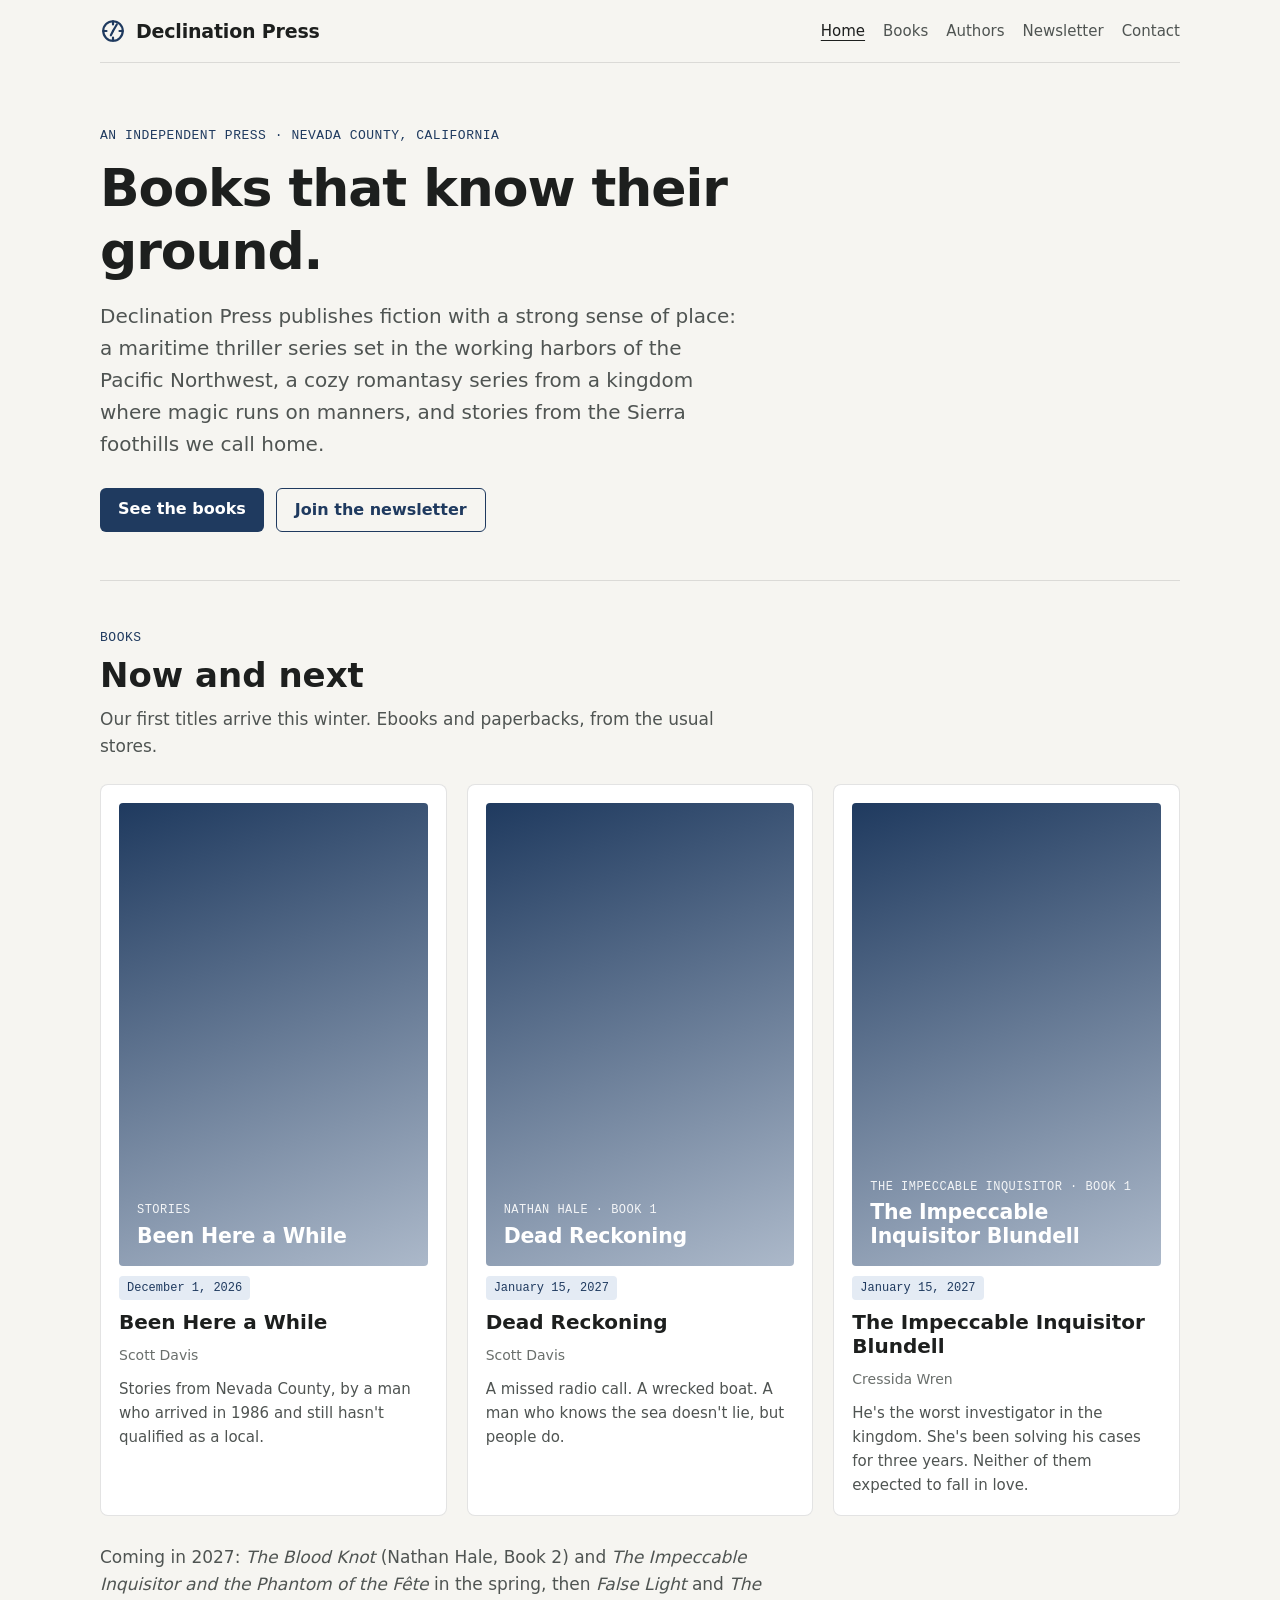
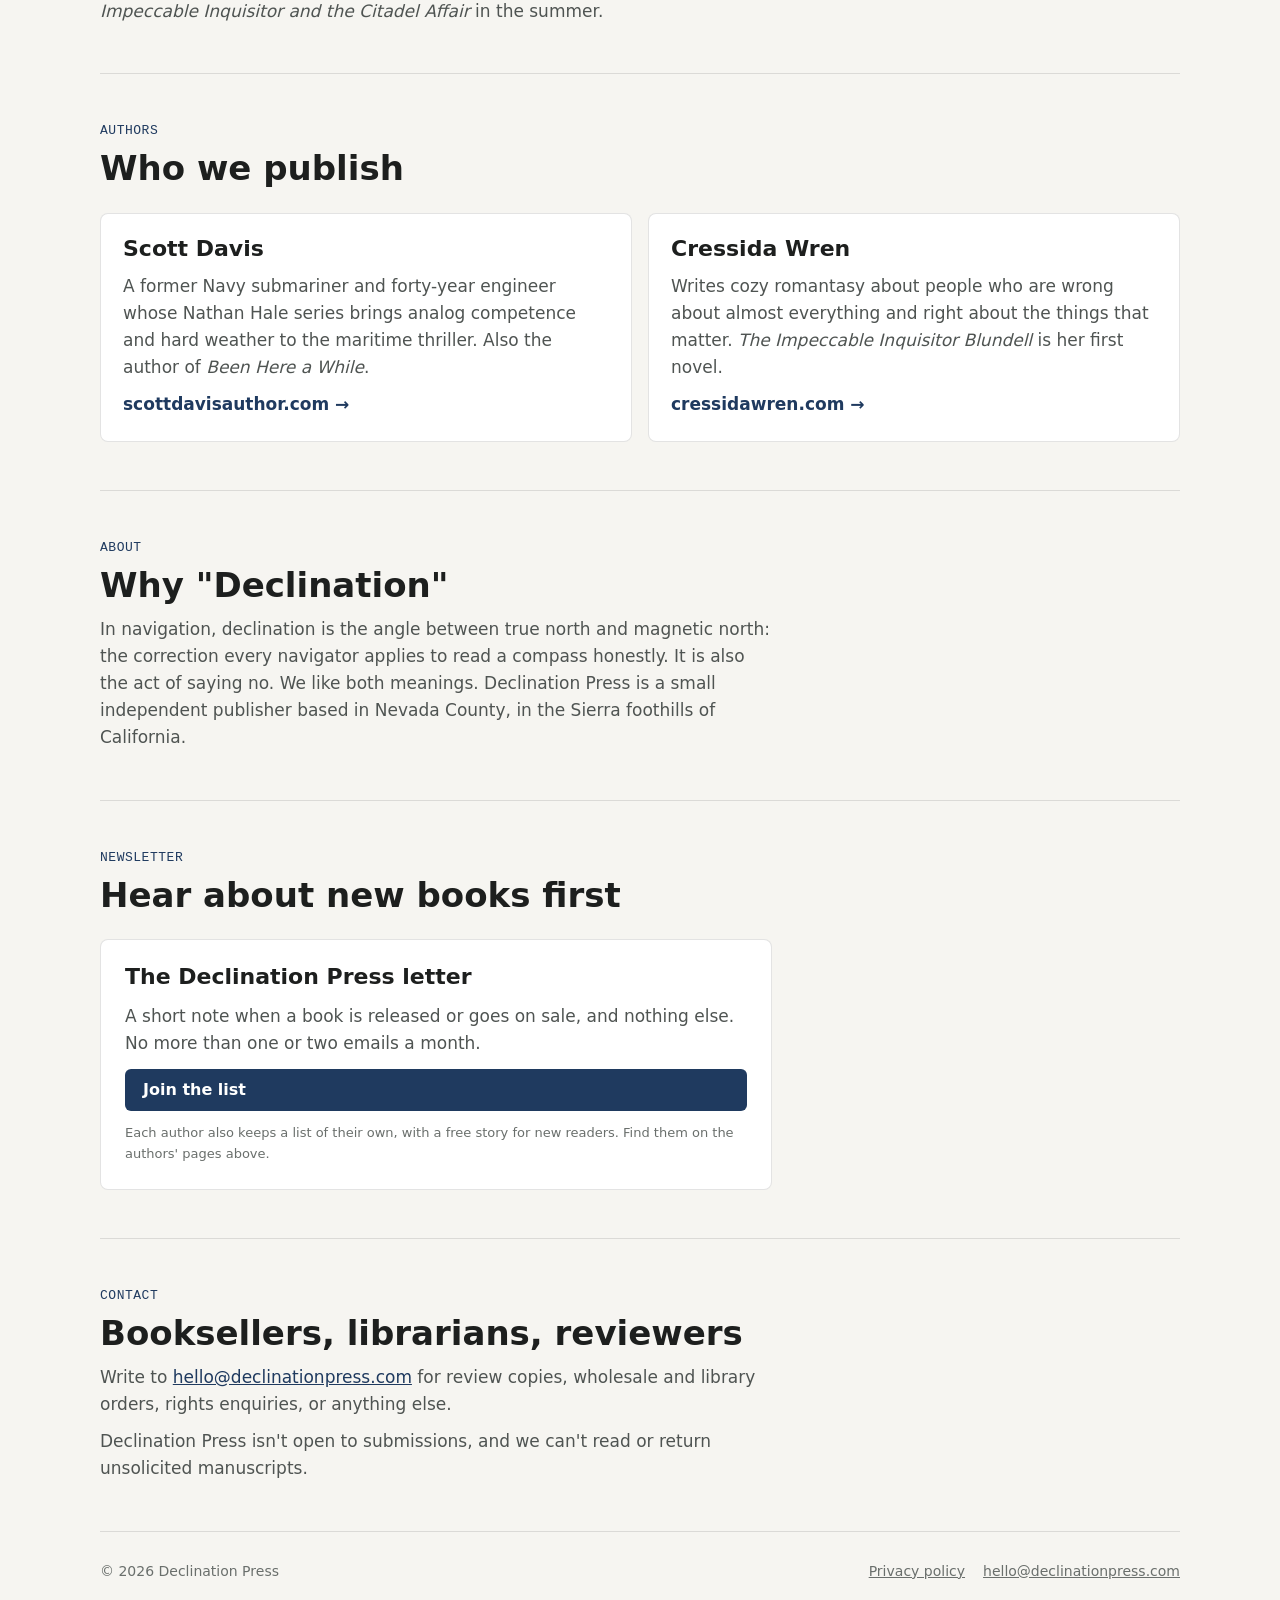
<file: index.html>
<!doctype html>
<html lang="en">
<head>
<meta charset="utf-8">
<meta name="viewport" content="width=device-width, initial-scale=1">
<title>Declination Press</title>
<meta name="description" content="Declination Press is an independent publisher in the Sierra foothills: maritime thrillers, cozy romantasy, and stories from Nevada County.">
<link rel="icon" href="favicon.svg" type="image/svg+xml">
<link rel="stylesheet" href="site.css">
</head>
<body>
<header class="wrap top">
  <a class="brand" href="./"><svg viewBox="0 0 24 24" aria-hidden="true" fill="none" stroke="currentColor" stroke-width="2" stroke-linecap="round" stroke-linejoin="round"><circle cx="12" cy="12" r="9"/><path d="M12 3v3M12 18v3M3 12h3M18 12h3"/><path d="M12 12l3.5-6"/><path d="M12 12l-2 4"/></svg>Declination Press</a>
  <nav aria-label="Site">
    <a href="./" aria-current="page">Home</a>
    <a href="#books">Books</a>
    <a href="#authors">Authors</a>
    <a href="#newsletter">Newsletter</a>
    <a href="mailto:hello@declinationpress.com">Contact</a>
  </nav>
</header>

<main class="wrap">
  <section class="hero" aria-labelledby="hero-title">
    <span class="eyebrow">An independent press · Nevada County, California</span>
    <h1 id="hero-title">Books that know their ground.</h1>
    <p class="lede">Declination Press publishes fiction with a strong sense of place: a maritime thriller series set in the working harbors of the Pacific Northwest, a cozy romantasy series from a kingdom where magic runs on manners, and stories from the Sierra foothills we call home.</p>
    <div class="cta">
      <a class="btn" href="#books">See the books</a>
      <a class="btn quiet" href="#newsletter">Join the newsletter</a>
    </div>
  </section>

  <section class="section" id="books" aria-labelledby="books-title">
    <span class="eyebrow">Books</span>
    <h2 id="books-title">Now and next</h2>
    <p class="intro">Our first titles arrive this winter. Ebooks and paperbacks, from the usual stores.</p>
    <div class="books">
      <article class="book">
        <a class="cover" href="been-here-a-while.html" aria-label="Been Here a While"><span class="a">Stories</span><span class="t">Been Here a While</span></a>
        <span class="when">December 1, 2026</span>
        <h3><a href="been-here-a-while.html">Been Here a While</a></h3>
        <p class="by">Scott Davis</p>
        <p>Stories from Nevada County, by a man who arrived in 1986 and still hasn't qualified as a local.</p>
      </article>
      <article class="book">
        <a class="cover" href="dead-reckoning.html" aria-label="Dead Reckoning"><span class="a">Nathan Hale · Book 1</span><span class="t">Dead Reckoning</span></a>
        <span class="when">January 15, 2027</span>
        <h3><a href="dead-reckoning.html">Dead Reckoning</a></h3>
        <p class="by">Scott Davis</p>
        <p>A missed radio call. A wrecked boat. A man who knows the sea doesn't lie, but people do.</p>
      </article>
      <article class="book">
        <a class="cover" href="the-impeccable-inquisitor-blundell.html" aria-label="The Impeccable Inquisitor Blundell"><span class="a">The Impeccable Inquisitor · Book 1</span><span class="t">The Impeccable Inquisitor Blundell</span></a>
        <span class="when">January 15, 2027</span>
        <h3><a href="the-impeccable-inquisitor-blundell.html">The Impeccable Inquisitor Blundell</a></h3>
        <p class="by">Cressida Wren</p>
        <p>He's the worst investigator in the kingdom. She's been solving his cases for three years. Neither of them expected to fall in love.</p>
      </article>
    </div>
    <p class="intro" style="margin-top:28px">Coming in 2027: <em>The Blood Knot</em> (Nathan Hale, Book 2) and <em>The Impeccable Inquisitor and the Phantom of the Fête</em> in the spring, then <em>False Light</em> and <em>The Impeccable Inquisitor and the Citadel Affair</em> in the summer.</p>
  </section>

  <section class="section" id="authors" aria-labelledby="authors-title">
    <span class="eyebrow">Authors</span>
    <h2 id="authors-title">Who we publish</h2>
    <div class="cards">
      <article class="card">
        <h3>Scott Davis</h3>
        <p>A former Navy submariner and forty-year engineer whose Nathan Hale series brings analog competence and hard weather to the maritime thriller. Also the author of <em>Been Here a While</em>.</p>
        <a class="more" href="https://scottdavisauthor.com/">scottdavisauthor.com →</a>
      </article>
      <article class="card">
        <h3>Cressida Wren</h3>
        <p>Writes cozy romantasy about people who are wrong about almost everything and right about the things that matter. <em>The Impeccable Inquisitor Blundell</em> is her first novel.</p>
        <a class="more" href="https://cressidawren.com/">cressidawren.com →</a>
      </article>
    </div>
  </section>

  <section class="section" id="about" aria-labelledby="about-title">
    <span class="eyebrow">About</span>
    <h2 id="about-title">Why "Declination"</h2>
    <p class="intro">In navigation, declination is the angle between true north and magnetic north: the correction every navigator applies to read a compass honestly. It is also the act of saying no. We like both meanings. Declination Press is a small independent publisher based in Nevada County, in the Sierra foothills of California.</p>
  </section>

  <section class="section" id="newsletter" aria-labelledby="news-title">
    <span class="eyebrow">Newsletter</span>
    <h2 id="news-title">Hear about new books first</h2>
    <div class="signup">
      <h3>The Declination Press letter</h3>
      <p>A short note when a book is released or goes on sale, and nothing else. No more than one or two emails a month.</p>
      <!-- Replace this link with the mailing-list form once the list service is set up. -->
      <a class="btn" href="mailto:hello@declinationpress.com?subject=Join%20the%20Declination%20Press%20letter&body=Please%20add%20me%20to%20the%20list.">Join the list</a>
      <small>Each author also keeps a list of their own, with a free story for new readers. Find them on the authors' pages above.</small>
    </div>
  </section>

  <section class="section" id="contact" aria-labelledby="contact-title">
    <span class="eyebrow">Contact</span>
    <h2 id="contact-title">Booksellers, librarians, reviewers</h2>
    <p class="intro">Write to <a href="mailto:hello@declinationpress.com">hello@declinationpress.com</a> for review copies, wholesale and library orders, rights enquiries, or anything else.</p>
    <p class="intro" id="submissions">Declination Press isn't open to submissions, and we can't read or return unsolicited manuscripts.</p>
  </section>
</main>

<footer class="wrap site-foot">
  <span>© 2026 Declination Press</span>
  <nav aria-label="Footer"><a href="privacy.html">Privacy policy</a><a href="mailto:hello@declinationpress.com">hello@declinationpress.com</a></nav>
</footer>
</body>
</html>
</file>
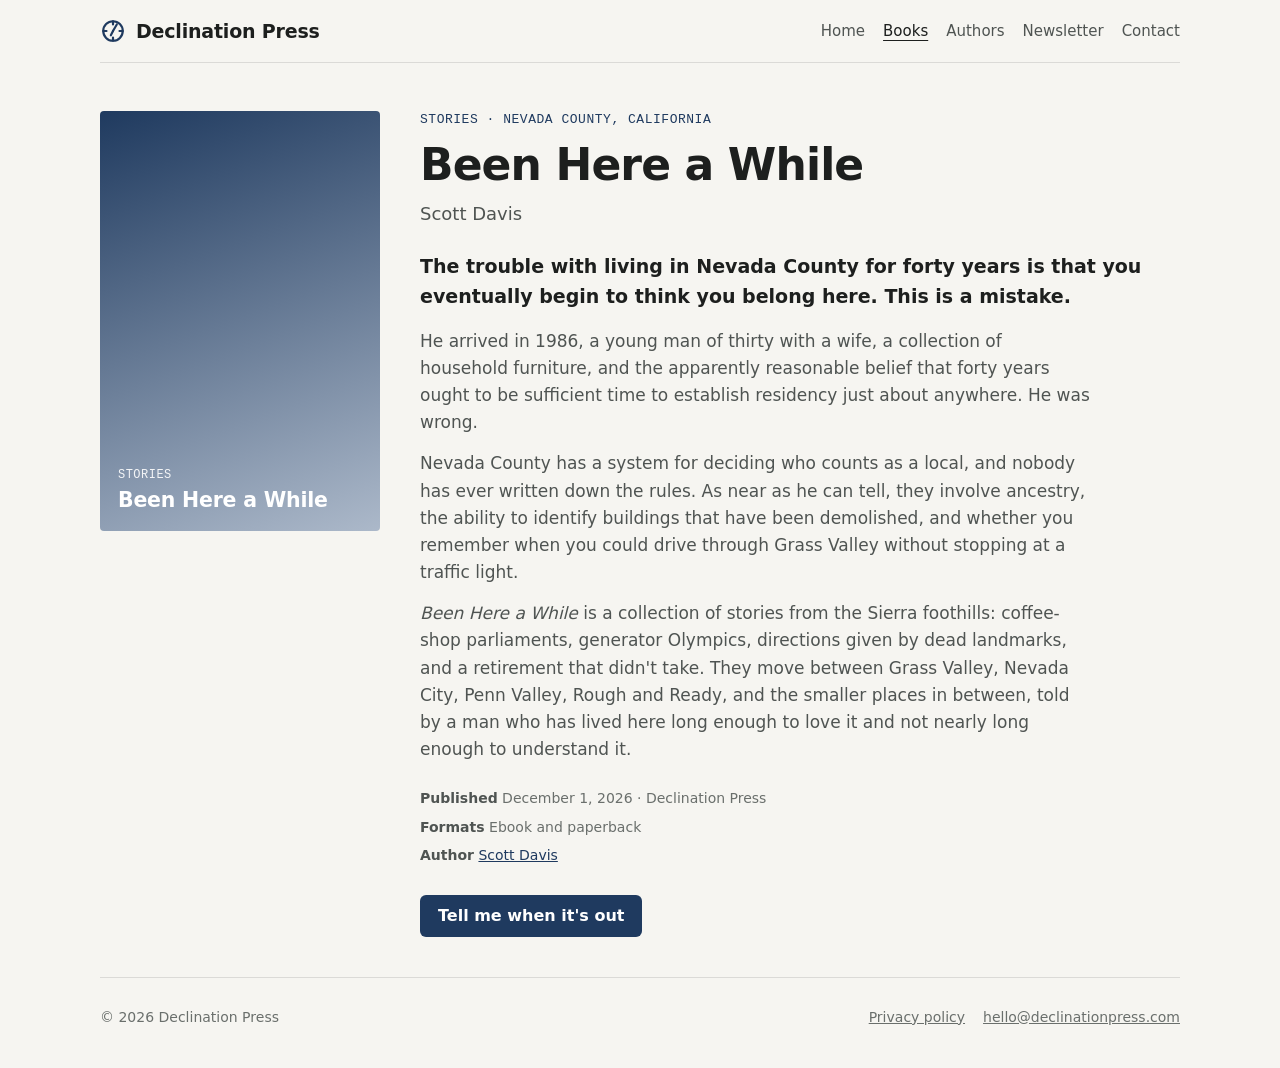
<file: been-here-a-while.html>
<!doctype html>
<html lang="en">
<head>
<meta charset="utf-8">
<meta name="viewport" content="width=device-width, initial-scale=1">
<title>Been Here a While · Declination Press</title>
<meta name="description" content="Been Here a While by Scott Davis: stories from Nevada County, California. From Declination Press, December 2026.">
<link rel="icon" href="favicon.svg" type="image/svg+xml">
<link rel="stylesheet" href="site.css">
</head>
<body>
<header class="wrap top">
  <a class="brand" href="./"><svg viewBox="0 0 24 24" aria-hidden="true" fill="none" stroke="currentColor" stroke-width="2" stroke-linecap="round" stroke-linejoin="round"><circle cx="12" cy="12" r="9"/><path d="M12 3v3M12 18v3M3 12h3M18 12h3"/><path d="M12 12l3.5-6"/><path d="M12 12l-2 4"/></svg>Declination Press</a>
  <nav aria-label="Site">
    <a href="./">Home</a>
    <a href="./#books" aria-current="page">Books</a>
    <a href="./#authors">Authors</a>
    <a href="./#newsletter">Newsletter</a>
    <a href="mailto:hello@declinationpress.com">Contact</a>
  </nav>
</header>

<main class="wrap">
  <section class="book-hero" aria-labelledby="title">
    <div class="cover" role="img" aria-label="Been Here a While, cover"><span class="a">Stories</span><span class="t">Been Here a While</span></div>
    <div>
      <span class="eyebrow">Stories · Nevada County, California</span>
      <h1 id="title">Been Here a While</h1>
      <p class="sub">Scott Davis</p>
      <p class="hook">The trouble with living in Nevada County for forty years is that you eventually begin to think you belong here. This is a mistake.</p>
      <div class="blurb">
        <p>He arrived in 1986, a young man of thirty with a wife, a collection of household furniture, and the apparently reasonable belief that forty years ought to be sufficient time to establish residency just about anywhere. He was wrong.</p>
        <p>Nevada County has a system for deciding who counts as a local, and nobody has ever written down the rules. As near as he can tell, they involve ancestry, the ability to identify buildings that have been demolished, and whether you remember when you could drive through Grass Valley without stopping at a traffic light.</p>
        <p><em>Been Here a While</em> is a collection of stories from the Sierra foothills: coffee-shop parliaments, generator Olympics, directions given by dead landmarks, and a retirement that didn't take. They move between Grass Valley, Nevada City, Penn Valley, Rough and Ready, and the smaller places in between, told by a man who has lived here long enough to love it and not nearly long enough to understand it.</p>
      </div>
      <div class="facts">
        <span><b>Published</b> December 1, 2026 · Declination Press</span>
        <span><b>Formats</b> Ebook and paperback</span>
        <span><b>Author</b> <a href="https://scottdavisauthor.com/">Scott Davis</a></span>
      </div>
      <div class="cta">
        <!-- Replace with the universal buy link on release day. -->
        <a class="btn" href="./#newsletter">Tell me when it's out</a>
      </div>
    </div>
  </section>
</main>

<footer class="wrap site-foot">
  <span>© 2026 Declination Press</span>
  <nav aria-label="Footer"><a href="privacy.html">Privacy policy</a><a href="mailto:hello@declinationpress.com">hello@declinationpress.com</a></nav>
</footer>
</body>
</html>
</file>
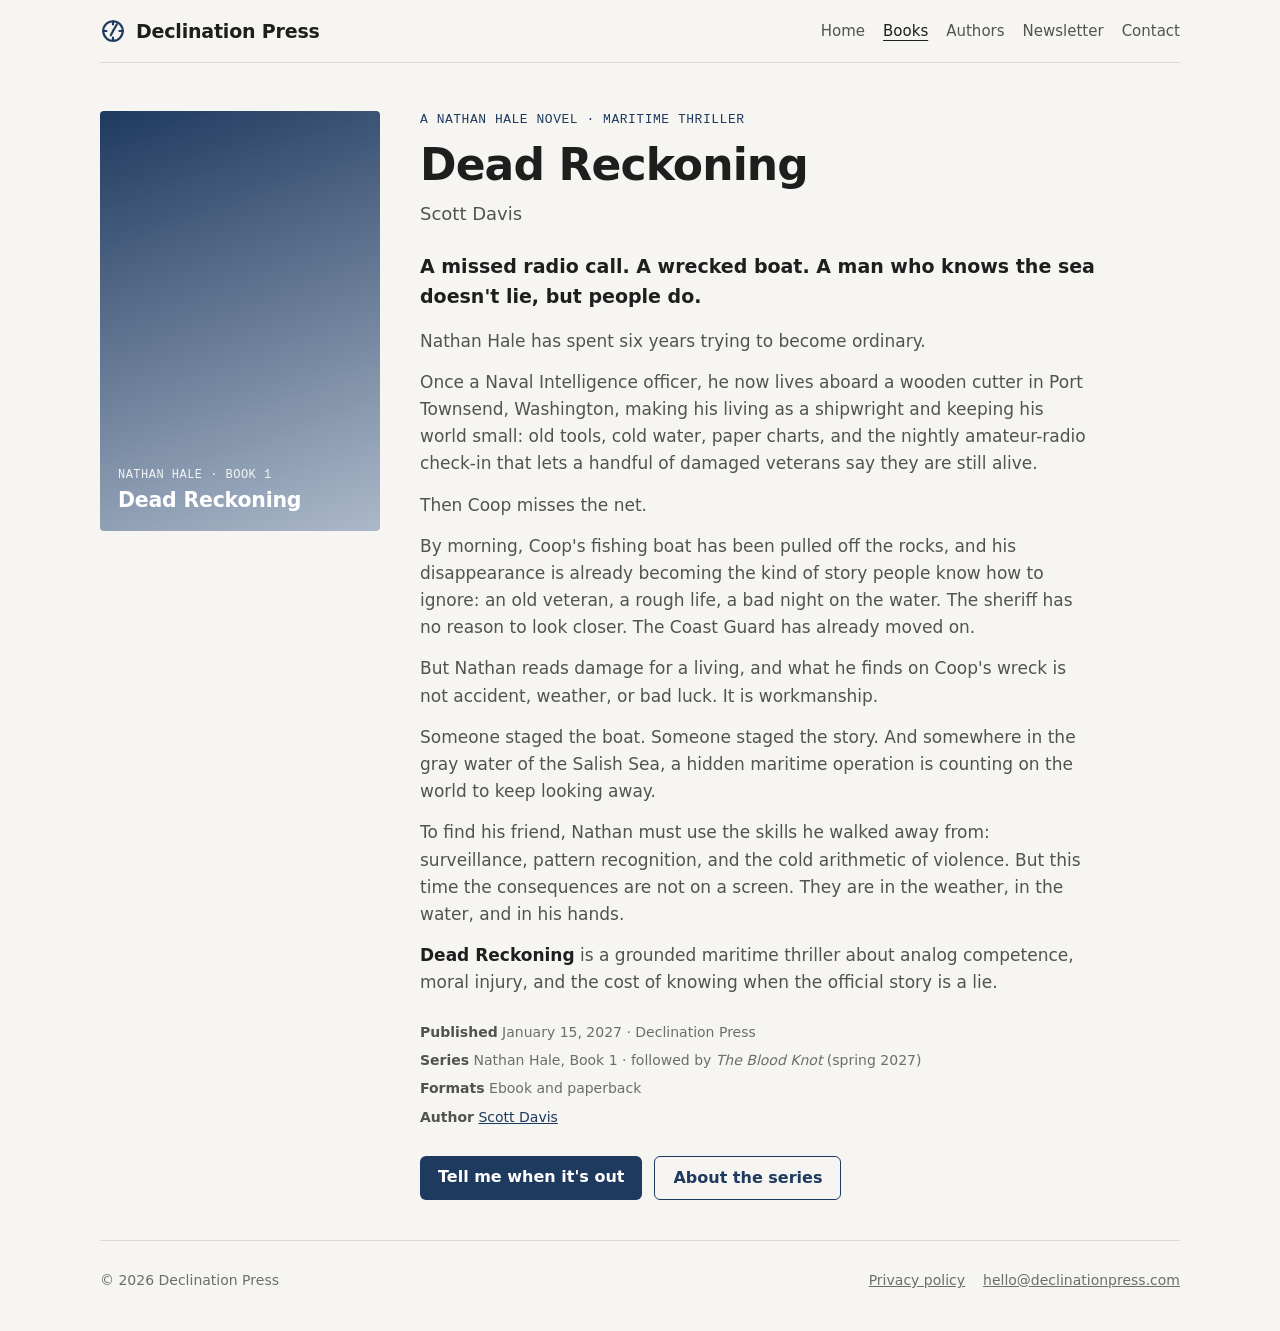
<file: dead-reckoning.html>
<!doctype html>
<html lang="en">
<head>
<meta charset="utf-8">
<meta name="viewport" content="width=device-width, initial-scale=1">
<title>Dead Reckoning · Declination Press</title>
<meta name="description" content="Dead Reckoning by Scott Davis, the first Nathan Hale maritime thriller. A missed radio call, a wrecked boat, and a staged story in the gray water of the Salish Sea. January 2027.">
<link rel="icon" href="favicon.svg" type="image/svg+xml">
<link rel="stylesheet" href="site.css">
</head>
<body>
<header class="wrap top">
  <a class="brand" href="./"><svg viewBox="0 0 24 24" aria-hidden="true" fill="none" stroke="currentColor" stroke-width="2" stroke-linecap="round" stroke-linejoin="round"><circle cx="12" cy="12" r="9"/><path d="M12 3v3M12 18v3M3 12h3M18 12h3"/><path d="M12 12l3.5-6"/><path d="M12 12l-2 4"/></svg>Declination Press</a>
  <nav aria-label="Site">
    <a href="./">Home</a>
    <a href="./#books" aria-current="page">Books</a>
    <a href="./#authors">Authors</a>
    <a href="./#newsletter">Newsletter</a>
    <a href="mailto:hello@declinationpress.com">Contact</a>
  </nav>
</header>

<main class="wrap">
  <section class="book-hero" aria-labelledby="title">
    <div class="cover" role="img" aria-label="Dead Reckoning, cover"><span class="a">Nathan Hale · Book 1</span><span class="t">Dead Reckoning</span></div>
    <div>
      <span class="eyebrow">A Nathan Hale novel · Maritime thriller</span>
      <h1 id="title">Dead Reckoning</h1>
      <p class="sub">Scott Davis</p>
      <p class="hook">A missed radio call. A wrecked boat. A man who knows the sea doesn't lie, but people do.</p>
      <div class="blurb">
        <p>Nathan Hale has spent six years trying to become ordinary.</p>
        <p>Once a Naval Intelligence officer, he now lives aboard a wooden cutter in Port Townsend, Washington, making his living as a shipwright and keeping his world small: old tools, cold water, paper charts, and the nightly amateur-radio check-in that lets a handful of damaged veterans say they are still alive.</p>
        <p>Then Coop misses the net.</p>
        <p>By morning, Coop's fishing boat has been pulled off the rocks, and his disappearance is already becoming the kind of story people know how to ignore: an old veteran, a rough life, a bad night on the water. The sheriff has no reason to look closer. The Coast Guard has already moved on.</p>
        <p>But Nathan reads damage for a living, and what he finds on Coop's wreck is not accident, weather, or bad luck. It is workmanship.</p>
        <p>Someone staged the boat. Someone staged the story. And somewhere in the gray water of the Salish Sea, a hidden maritime operation is counting on the world to keep looking away.</p>
        <p>To find his friend, Nathan must use the skills he walked away from: surveillance, pattern recognition, and the cold arithmetic of violence. But this time the consequences are not on a screen. They are in the weather, in the water, and in his hands.</p>
        <p><strong>Dead Reckoning</strong> is a grounded maritime thriller about analog competence, moral injury, and the cost of knowing when the official story is a lie.</p>
      </div>
      <div class="facts">
        <span><b>Published</b> January 15, 2027 · Declination Press</span>
        <span><b>Series</b> Nathan Hale, Book 1 · followed by <em>The Blood Knot</em> (spring 2027)</span>
        <span><b>Formats</b> Ebook and paperback</span>
        <span><b>Author</b> <a href="https://scottdavisauthor.com/">Scott Davis</a></span>
      </div>
      <div class="cta">
        <!-- Replace with the universal buy link and pre-order link when live. -->
        <a class="btn" href="./#newsletter">Tell me when it's out</a>
        <a class="btn quiet" href="https://scottdavisauthor.com/nathan-hale.html">About the series</a>
      </div>
    </div>
  </section>
</main>

<footer class="wrap site-foot">
  <span>© 2026 Declination Press</span>
  <nav aria-label="Footer"><a href="privacy.html">Privacy policy</a><a href="mailto:hello@declinationpress.com">hello@declinationpress.com</a></nav>
</footer>
</body>
</html>
</file>
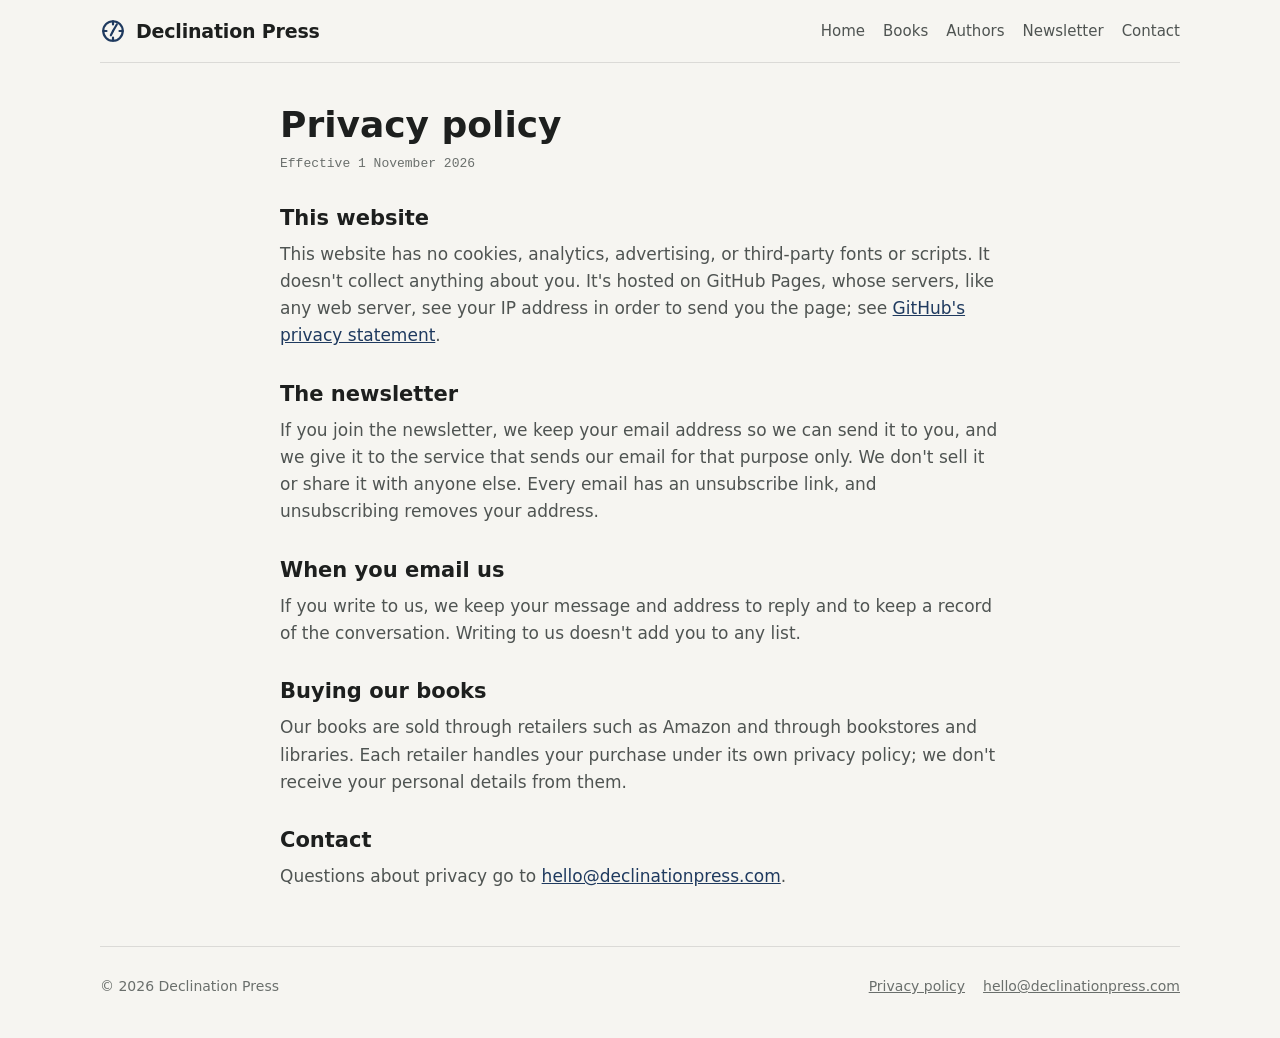
<file: privacy.html>
<!doctype html>
<html lang="en">
<head>
<meta charset="utf-8">
<meta name="viewport" content="width=device-width, initial-scale=1">
<title>Privacy policy · Declination Press</title>
<meta name="description" content="What the Declination Press website collects, and what happens when you join the newsletter.">
<link rel="icon" href="favicon.svg" type="image/svg+xml">
<link rel="stylesheet" href="site.css">
</head>
<body>
<header class="wrap top">
  <a class="brand" href="./"><svg viewBox="0 0 24 24" aria-hidden="true" fill="none" stroke="currentColor" stroke-width="2" stroke-linecap="round" stroke-linejoin="round"><circle cx="12" cy="12" r="9"/><path d="M12 3v3M12 18v3M3 12h3M18 12h3"/><path d="M12 12l3.5-6"/><path d="M12 12l-2 4"/></svg>Declination Press</a>
  <nav aria-label="Site">
    <a href="./">Home</a>
    <a href="./#books">Books</a>
    <a href="./#authors">Authors</a>
    <a href="./#newsletter">Newsletter</a>
    <a href="mailto:hello@declinationpress.com">Contact</a>
  </nav>
</header>

<main class="wrap doc">
  <h1>Privacy policy</h1>
  <p class="updated">Effective 1 November 2026</p>

  <h2>This website</h2>
  <p>This website has no cookies, analytics, advertising, or third-party fonts or scripts. It doesn't collect anything about you. It's hosted on GitHub Pages, whose servers, like any web server, see your IP address in order to send you the page; see <a href="https://docs.github.com/en/site-policy/privacy-policies/github-general-privacy-statement">GitHub's privacy statement</a>.</p>

  <h2>The newsletter</h2>
  <p>If you join the newsletter, we keep your email address so we can send it to you, and we give it to the service that sends our email for that purpose only. We don't sell it or share it with anyone else. Every email has an unsubscribe link, and unsubscribing removes your address.</p>

  <h2>When you email us</h2>
  <p>If you write to us, we keep your message and address to reply and to keep a record of the conversation. Writing to us doesn't add you to any list.</p>

  <h2>Buying our books</h2>
  <p>Our books are sold through retailers such as Amazon and through bookstores and libraries. Each retailer handles your purchase under its own privacy policy; we don't receive your personal details from them.</p>

  <h2>Contact</h2>
  <p>Questions about privacy go to <a href="mailto:hello@declinationpress.com">hello@declinationpress.com</a>.</p>
</main>

<footer class="wrap site-foot">
  <span>© 2026 Declination Press</span>
  <nav aria-label="Footer"><a href="privacy.html">Privacy policy</a><a href="mailto:hello@declinationpress.com">hello@declinationpress.com</a></nav>
</footer>
</body>
</html>
</file>
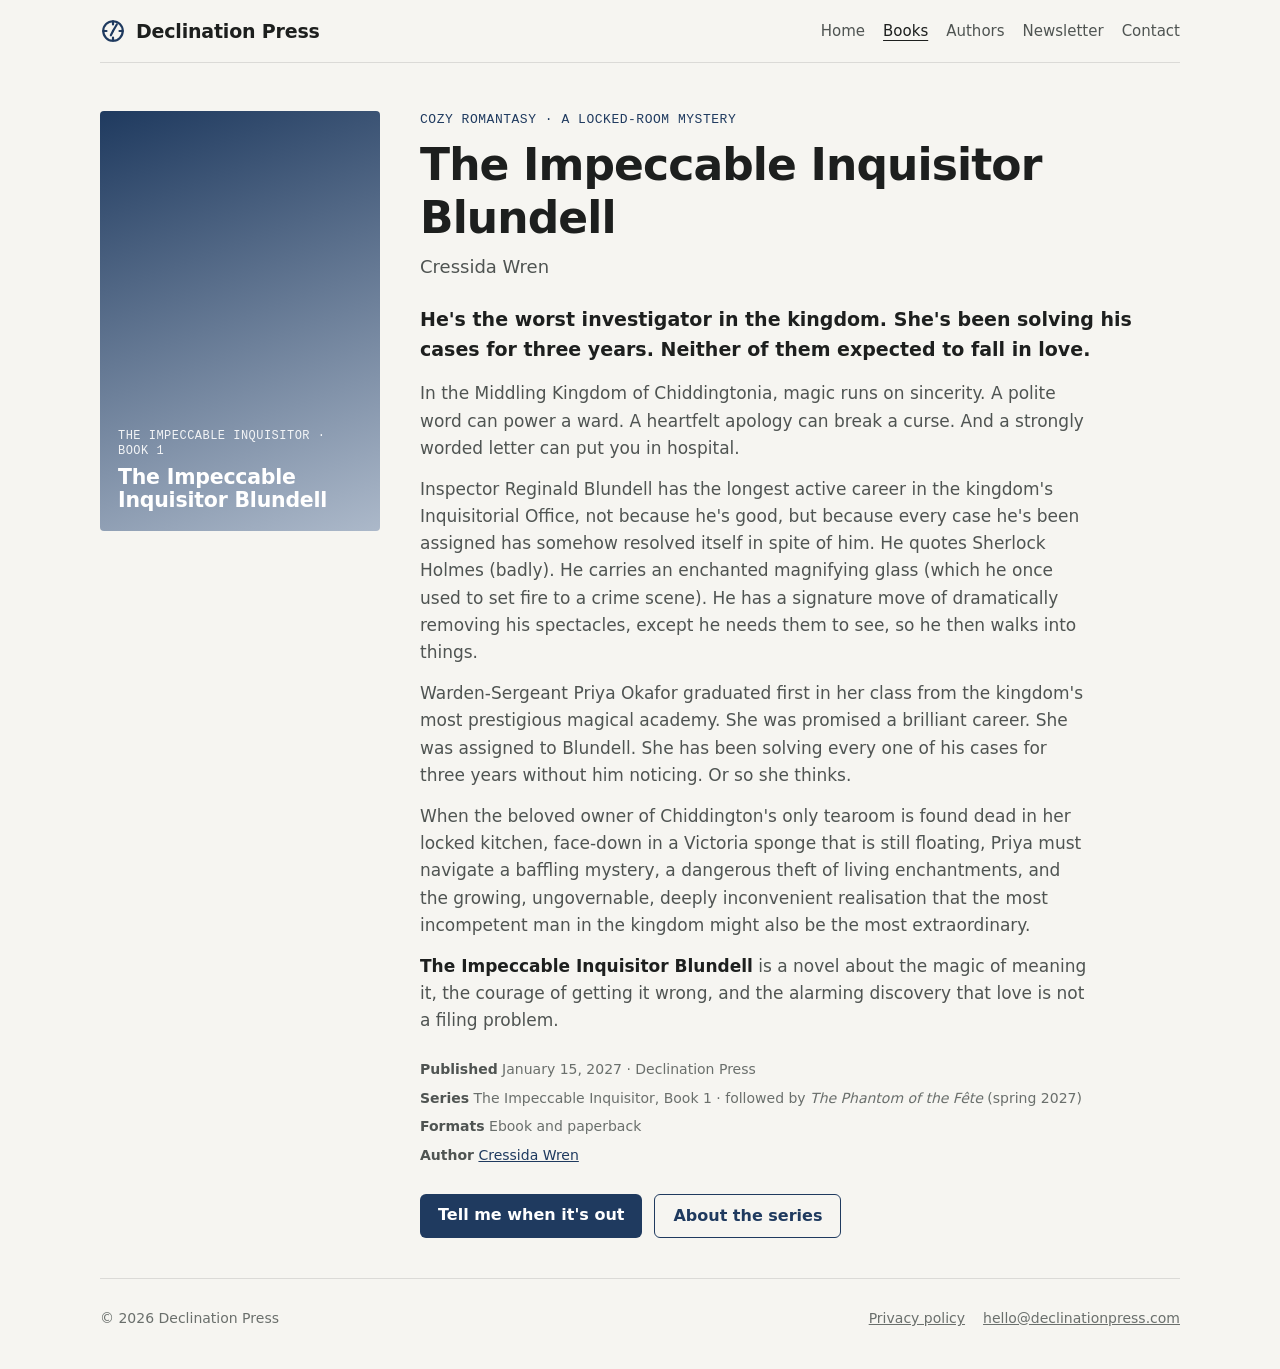
<file: the-impeccable-inquisitor-blundell.html>
<!doctype html>
<html lang="en">
<head>
<meta charset="utf-8">
<meta name="viewport" content="width=device-width, initial-scale=1">
<title>The Impeccable Inquisitor Blundell · Declination Press</title>
<meta name="description" content="The Impeccable Inquisitor Blundell by Cressida Wren: a cozy romantasy mystery in a kingdom where magic runs on sincerity. January 2027 from Declination Press.">
<link rel="icon" href="favicon.svg" type="image/svg+xml">
<link rel="stylesheet" href="site.css">
</head>
<body>
<header class="wrap top">
  <a class="brand" href="./"><svg viewBox="0 0 24 24" aria-hidden="true" fill="none" stroke="currentColor" stroke-width="2" stroke-linecap="round" stroke-linejoin="round"><circle cx="12" cy="12" r="9"/><path d="M12 3v3M12 18v3M3 12h3M18 12h3"/><path d="M12 12l3.5-6"/><path d="M12 12l-2 4"/></svg>Declination Press</a>
  <nav aria-label="Site">
    <a href="./">Home</a>
    <a href="./#books" aria-current="page">Books</a>
    <a href="./#authors">Authors</a>
    <a href="./#newsletter">Newsletter</a>
    <a href="mailto:hello@declinationpress.com">Contact</a>
  </nav>
</header>

<main class="wrap">
  <section class="book-hero" aria-labelledby="title">
    <div class="cover" role="img" aria-label="The Impeccable Inquisitor Blundell, cover"><span class="a">The Impeccable Inquisitor · Book 1</span><span class="t">The Impeccable Inquisitor Blundell</span></div>
    <div>
      <span class="eyebrow">Cozy romantasy · A locked-room mystery</span>
      <h1 id="title">The Impeccable Inquisitor Blundell</h1>
      <p class="sub">Cressida Wren</p>
      <p class="hook">He's the worst investigator in the kingdom. She's been solving his cases for three years. Neither of them expected to fall in love.</p>
      <div class="blurb">
        <p>In the Middling Kingdom of Chiddingtonia, magic runs on sincerity. A polite word can power a ward. A heartfelt apology can break a curse. And a strongly worded letter can put you in hospital.</p>
        <p>Inspector Reginald Blundell has the longest active career in the kingdom's Inquisitorial Office, not because he's good, but because every case he's been assigned has somehow resolved itself in spite of him. He quotes Sherlock Holmes (badly). He carries an enchanted magnifying glass (which he once used to set fire to a crime scene). He has a signature move of dramatically removing his spectacles, except he needs them to see, so he then walks into things.</p>
        <p>Warden-Sergeant Priya Okafor graduated first in her class from the kingdom's most prestigious magical academy. She was promised a brilliant career. She was assigned to Blundell. She has been solving every one of his cases for three years without him noticing. Or so she thinks.</p>
        <p>When the beloved owner of Chiddington's only tearoom is found dead in her locked kitchen, face-down in a Victoria sponge that is still floating, Priya must navigate a baffling mystery, a dangerous theft of living enchantments, and the growing, ungovernable, deeply inconvenient realisation that the most incompetent man in the kingdom might also be the most extraordinary.</p>
        <p><strong>The Impeccable Inquisitor Blundell</strong> is a novel about the magic of meaning it, the courage of getting it wrong, and the alarming discovery that love is not a filing problem.</p>
      </div>
      <div class="facts">
        <span><b>Published</b> January 15, 2027 · Declination Press</span>
        <span><b>Series</b> The Impeccable Inquisitor, Book 1 · followed by <em>The Phantom of the Fête</em> (spring 2027)</span>
        <span><b>Formats</b> Ebook and paperback</span>
        <span><b>Author</b> <a href="https://cressidawren.com/">Cressida Wren</a></span>
      </div>
      <div class="cta">
        <!-- Replace with the universal buy link and pre-order link when live. -->
        <a class="btn" href="./#newsletter">Tell me when it's out</a>
        <a class="btn quiet" href="https://cressidawren.com/the-impeccable-inquisitor.html">About the series</a>
      </div>
    </div>
  </section>
</main>

<footer class="wrap site-foot">
  <span>© 2026 Declination Press</span>
  <nav aria-label="Footer"><a href="privacy.html">Privacy policy</a><a href="mailto:hello@declinationpress.com">hello@declinationpress.com</a></nav>
</footer>
</body>
</html>
</file>
<file: site.css>
/* declinationpress.com: an independent press. Books, authors, newsletter, privacy. System fonts, no trackers, light and dark. */
:root {
  --paper: #f6f5f1;
  --surface: #ffffff;
  --ink: #1d1f1e;
  --ink-2: #4f5452;
  --ink-3: #6a6f6c;
  --rule: rgba(29, 31, 30, 0.12);
  --accent: #1f3a5f;
  --accent-soft: #e4ebf4;
  --font-display: "Segoe UI Variable Display", "Segoe UI", system-ui, -apple-system, "Helvetica Neue", sans-serif;
  --font-body: "Segoe UI Variable Text", "Segoe UI", system-ui, -apple-system, "Helvetica Neue", sans-serif;
  --font-mono: ui-monospace, "Cascadia Mono", "SF Mono", Consolas, monospace;
}
@media (prefers-color-scheme: dark) {
  :root:not([data-theme="light"]) {
    --paper: #171918; --surface: #212423; --ink: #e9ebe8; --ink-2: #bcc1be; --ink-3: #959b97;
    --rule: rgba(255, 255, 255, 0.12); --accent: #8fb4e3; --accent-soft: #1b2a40; color-scheme: dark;
  }
}
:root[data-theme="dark"] {
  --paper: #171918; --surface: #212423; --ink: #e9ebe8; --ink-2: #bcc1be; --ink-3: #959b97;
  --rule: rgba(255, 255, 255, 0.12); --accent: #8fb4e3; --accent-soft: #1b2a40; color-scheme: dark;
}

* { box-sizing: border-box; }
body { background: var(--paper); color: var(--ink); font: 17px/1.6 var(--font-body); margin: 0; }
h1, h2, h3 { font-family: var(--font-display); line-height: 1.2; margin: 0; }
p { margin: 0; }
a { color: var(--accent); }
a:focus-visible { outline: 2px solid var(--accent); outline-offset: 2px; border-radius: 2px; }

.wrap { width: min(1080px, 100% - 32px); margin-inline: auto; }

/* ---------- Header ---------- */
.top { display: flex; align-items: center; justify-content: space-between; gap: 16px; padding-block: 18px; border-bottom: 1px solid var(--rule); }
.brand { display: flex; align-items: center; gap: 10px; font: 700 19px/1 var(--font-display); color: var(--ink); text-decoration: none; letter-spacing: -0.01em; }
.brand svg { width: 26px; height: 26px; color: var(--accent); flex: none; }
.top nav { display: flex; flex-wrap: wrap; gap: 4px 18px; font-size: 15px; }
.top nav a { color: var(--ink-2); text-decoration: none; }
.top nav a:hover, .top nav a[aria-current="page"] { color: var(--ink); text-decoration: underline; text-underline-offset: 4px; }

/* ---------- Hero ---------- */
.hero { padding-block: 64px 48px; max-width: 46rem; }
.eyebrow { display: block; font: 500 13px/1.4 var(--font-mono); letter-spacing: 0.04em; text-transform: uppercase; color: var(--accent); }
.hero h1 { font-size: clamp(34px, 5vw, 52px); font-weight: 700; letter-spacing: -0.02em; margin-top: 12px; }
.lede { font-size: 20px; color: var(--ink-2); margin-top: 18px; max-width: 40rem; }
.cta { margin-top: 28px; display: flex; flex-wrap: wrap; gap: 12px; }
.btn { display: inline-block; font: 600 16px/1 var(--font-body); padding: 13px 18px; border-radius: 6px; background: var(--accent); color: var(--surface); text-decoration: none; }
.btn.quiet { background: transparent; color: var(--accent); border: 1px solid var(--accent); }

/* ---------- Sections ---------- */
.section { border-top: 1px solid var(--rule); padding-block: 48px; }
.section > h2 { font-size: clamp(26px, 3.2vw, 34px); font-weight: 700; margin-top: 8px; }
.section > p.intro { color: var(--ink-2); margin-top: 10px; max-width: 42rem; }
.cards { margin-top: 24px; display: grid; gap: 16px; grid-template-columns: repeat(2, minmax(0, 1fr)); }
.card { background: var(--surface); border: 1px solid var(--rule); border-radius: 8px; padding: 22px; display: grid; gap: 10px; align-content: start; }
.card h3 { font-size: 22px; font-weight: 700; display: flex; align-items: center; gap: 10px; }
.card h3 svg { width: 24px; height: 24px; color: var(--accent); flex: none; }
.card p { color: var(--ink-2); }
.card ul { margin: 0; padding-left: 20px; color: var(--ink-2); display: grid; gap: 4px; }
.card .more { font-weight: 600; text-decoration: none; }
.card .more:hover { text-decoration: underline; }
.tag { justify-self: start; font: 500 12px/1 var(--font-mono); padding: 6px 8px; border-radius: 4px; background: var(--accent-soft); color: var(--accent); }

/* ---------- Footer ---------- */
.site-foot { border-top: 1px solid var(--rule); padding-block: 28px 40px; display: flex; flex-wrap: wrap; justify-content: space-between; gap: 12px 24px; font-size: 14px; color: var(--ink-3); }
.site-foot nav { display: flex; flex-wrap: wrap; gap: 4px 18px; }
.site-foot a { color: var(--ink-3); }

/* ---------- Policy pages ---------- */
.doc { max-width: 720px; padding-block: 40px 56px; }
.doc h1 { font-size: 36px; font-weight: 700; }
.doc h2 { font-size: 21px; font-weight: 700; margin-top: 32px; }
.doc p, .doc ul { margin-top: 10px; color: var(--ink-2); }
.doc .updated { font: 13px/1.5 var(--font-mono); color: var(--ink-3); margin-top: 8px; }

@media (max-width: 760px) {
  .hero { padding-block: 40px 32px; }
  .cards { grid-template-columns: minmax(0, 1fr); }
}

/* ---------- Books ---------- */
.books { margin-top: 24px; display: grid; gap: 20px; grid-template-columns: repeat(3, minmax(0, 1fr)); }
.book { background: var(--surface); border: 1px solid var(--rule); border-radius: 8px; padding: 18px; display: grid; gap: 10px; align-content: start; }
.book a.cover, .cover { display: block; aspect-ratio: 2 / 3; border-radius: 4px; background: linear-gradient(160deg, var(--accent) 0%, var(--accent-soft) 140%); color: var(--surface); text-decoration: none; padding: 18px; display: grid; align-content: end; gap: 6px; overflow: hidden; }
.cover .t { font: 700 clamp(18px, 1.6vw, 22px)/1.15 var(--font-display); letter-spacing: -0.01em; }
.cover .a { font: 500 12px/1.3 var(--font-mono); letter-spacing: 0.04em; text-transform: uppercase; opacity: 0.9; }
.cover img { width: 100%; height: 100%; object-fit: cover; display: block; }
.book h3 { font-size: 20px; font-weight: 700; }
.book h3 a { color: var(--ink); text-decoration: none; }
.book h3 a:hover { text-decoration: underline; text-underline-offset: 4px; }
.book .by { color: var(--ink-3); font-size: 14px; }
.book p { color: var(--ink-2); font-size: 15px; }
.when { justify-self: start; font: 500 12px/1 var(--font-mono); padding: 6px 8px; border-radius: 4px; background: var(--accent-soft); color: var(--accent); }

/* ---------- Book page ---------- */
.book-hero { display: grid; grid-template-columns: minmax(0, 280px) minmax(0, 1fr); gap: 40px; padding-block: 48px 40px; align-items: start; }
.book-hero .cover { max-width: 280px; }
.book-hero h1 { font-size: clamp(30px, 4vw, 44px); font-weight: 700; letter-spacing: -0.02em; margin-top: 10px; }
.book-hero .sub { color: var(--ink-2); font-size: 18px; margin-top: 8px; }
.book-hero .hook { font-weight: 600; font-size: 19px; margin-top: 22px; }
.blurb { max-width: 42rem; display: grid; gap: 14px; margin-top: 16px; color: var(--ink-2); }
.blurb p strong { color: var(--ink); }
.facts { margin-top: 24px; display: grid; gap: 6px; font-size: 14px; color: var(--ink-3); }
.facts span b { color: var(--ink-2); font-weight: 600; }

/* ---------- Series list ---------- */
.series { margin-top: 20px; display: grid; gap: 14px; max-width: 46rem; }
.series li { list-style: none; display: grid; grid-template-columns: 44px minmax(0, 1fr); gap: 14px; padding: 16px 0; border-top: 1px solid var(--rule); }
.series ol { padding: 0; margin: 0; }
.series .n { font: 700 24px/1 var(--font-display); color: var(--accent); }
.series h3 { font-size: 20px; font-weight: 700; }
.series p { color: var(--ink-2); margin-top: 6px; }

/* ---------- Sign-up and bio ---------- */
.signup { margin-top: 24px; background: var(--surface); border: 1px solid var(--rule); border-radius: 8px; padding: 24px; display: grid; gap: 12px; max-width: 42rem; }
.signup h3 { font-size: 22px; font-weight: 700; }
.signup p { color: var(--ink-2); }
.signup small { color: var(--ink-3); font-size: 13px; }
.bio { display: grid; grid-template-columns: minmax(0, 220px) minmax(0, 1fr); gap: 32px; margin-top: 24px; align-items: start; }
.bio .photo { aspect-ratio: 1; border-radius: 8px; background: var(--accent-soft); display: grid; place-items: center; color: var(--accent); font: 500 13px/1.4 var(--font-mono); text-align: center; padding: 12px; }
.bio .text { display: grid; gap: 12px; color: var(--ink-2); max-width: 42rem; }
.bio .text p:first-child { color: var(--ink); }

@media (max-width: 900px) { .books { grid-template-columns: repeat(2, minmax(0, 1fr)); } }
@media (max-width: 760px) {
  .books { grid-template-columns: minmax(0, 1fr); }
  .book-hero { grid-template-columns: minmax(0, 1fr); gap: 24px; padding-block: 32px 24px; }
  .book-hero .cover { max-width: 220px; }
  .bio { grid-template-columns: minmax(0, 1fr); }
  .bio .photo { max-width: 180px; }
}
</file>
